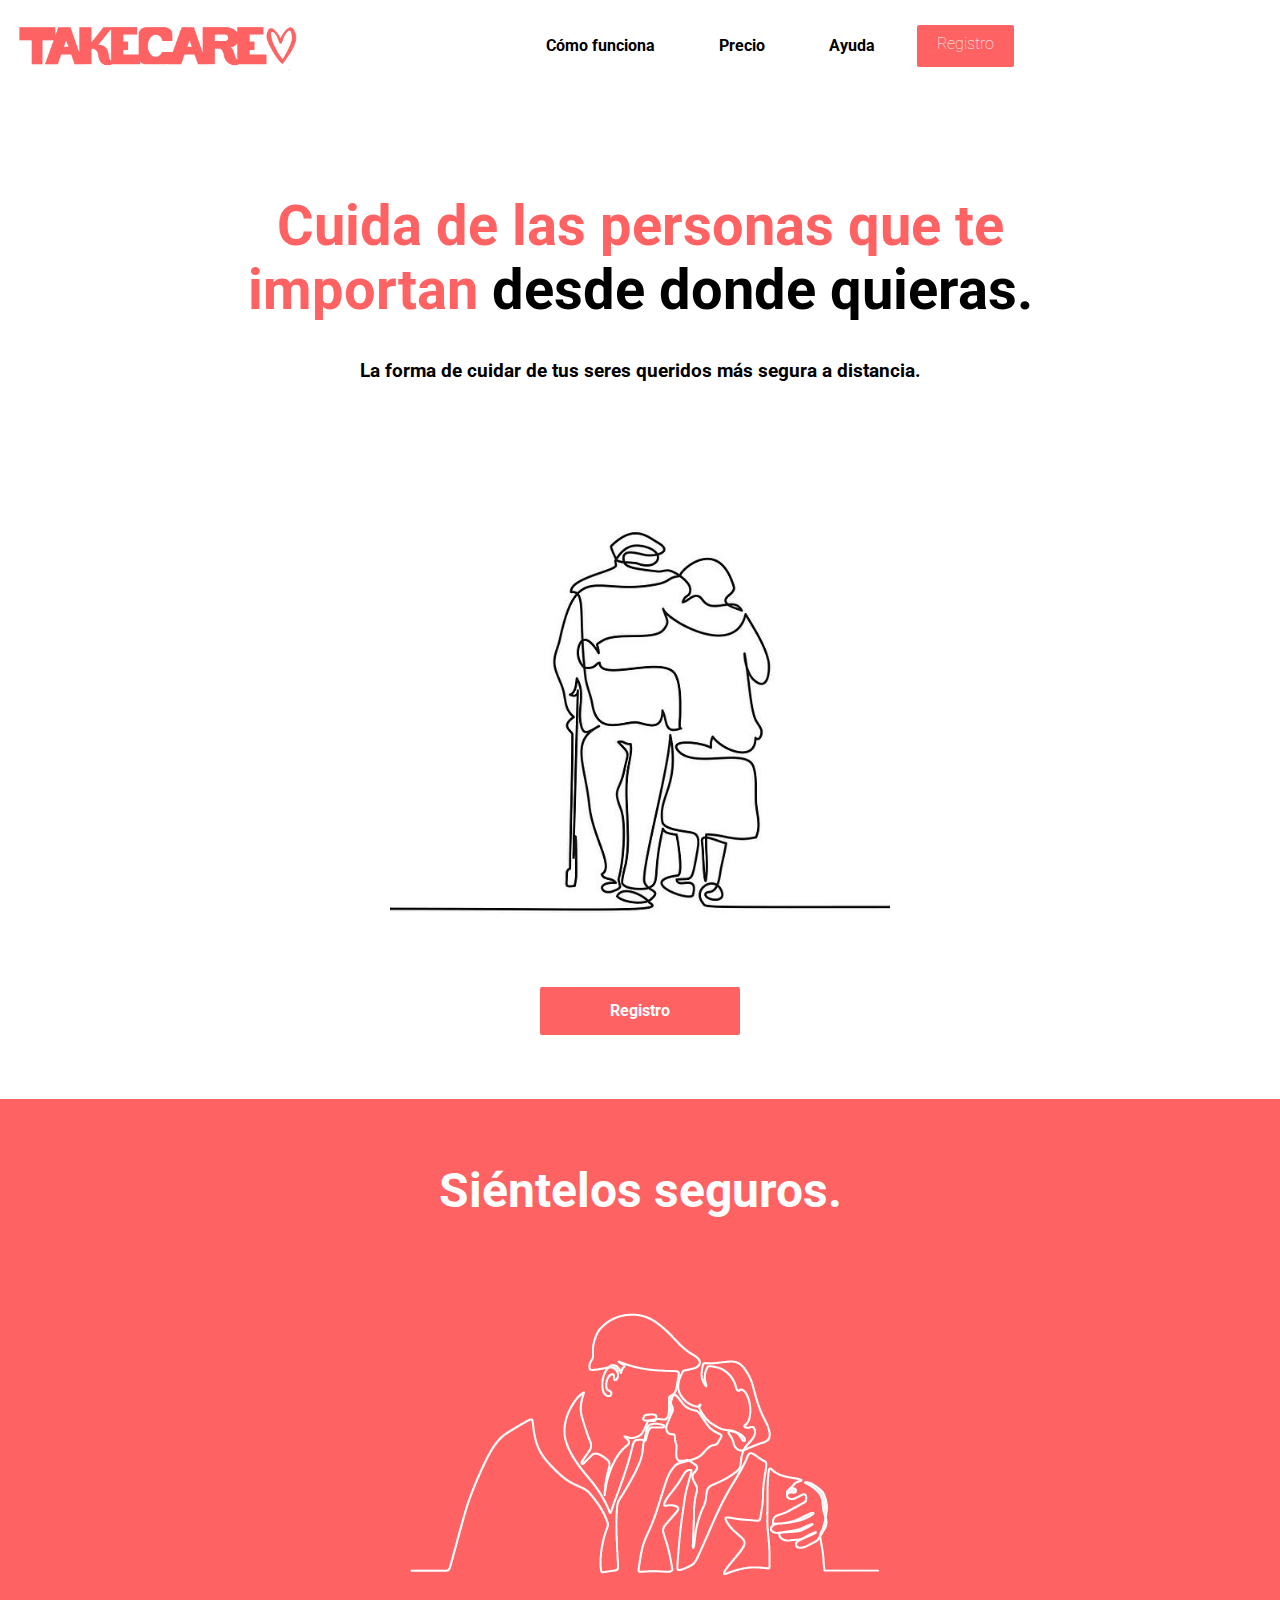
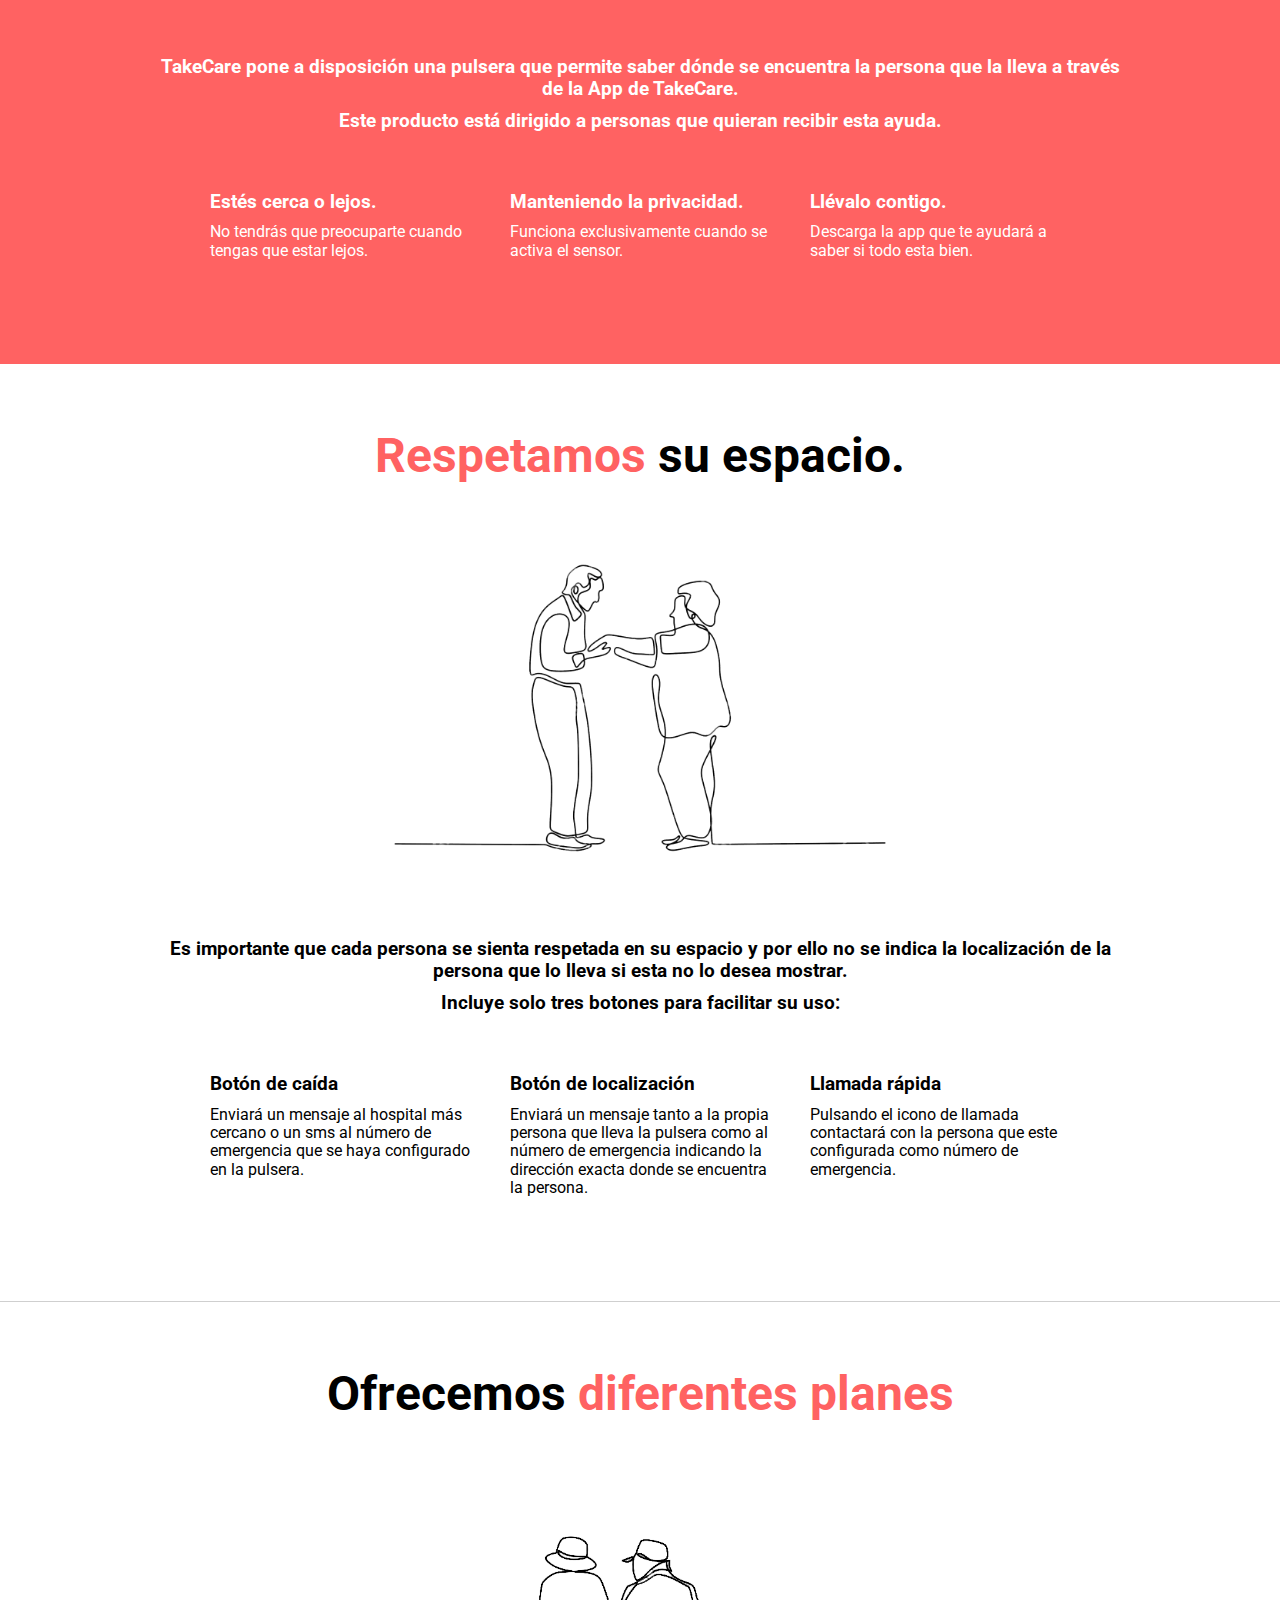
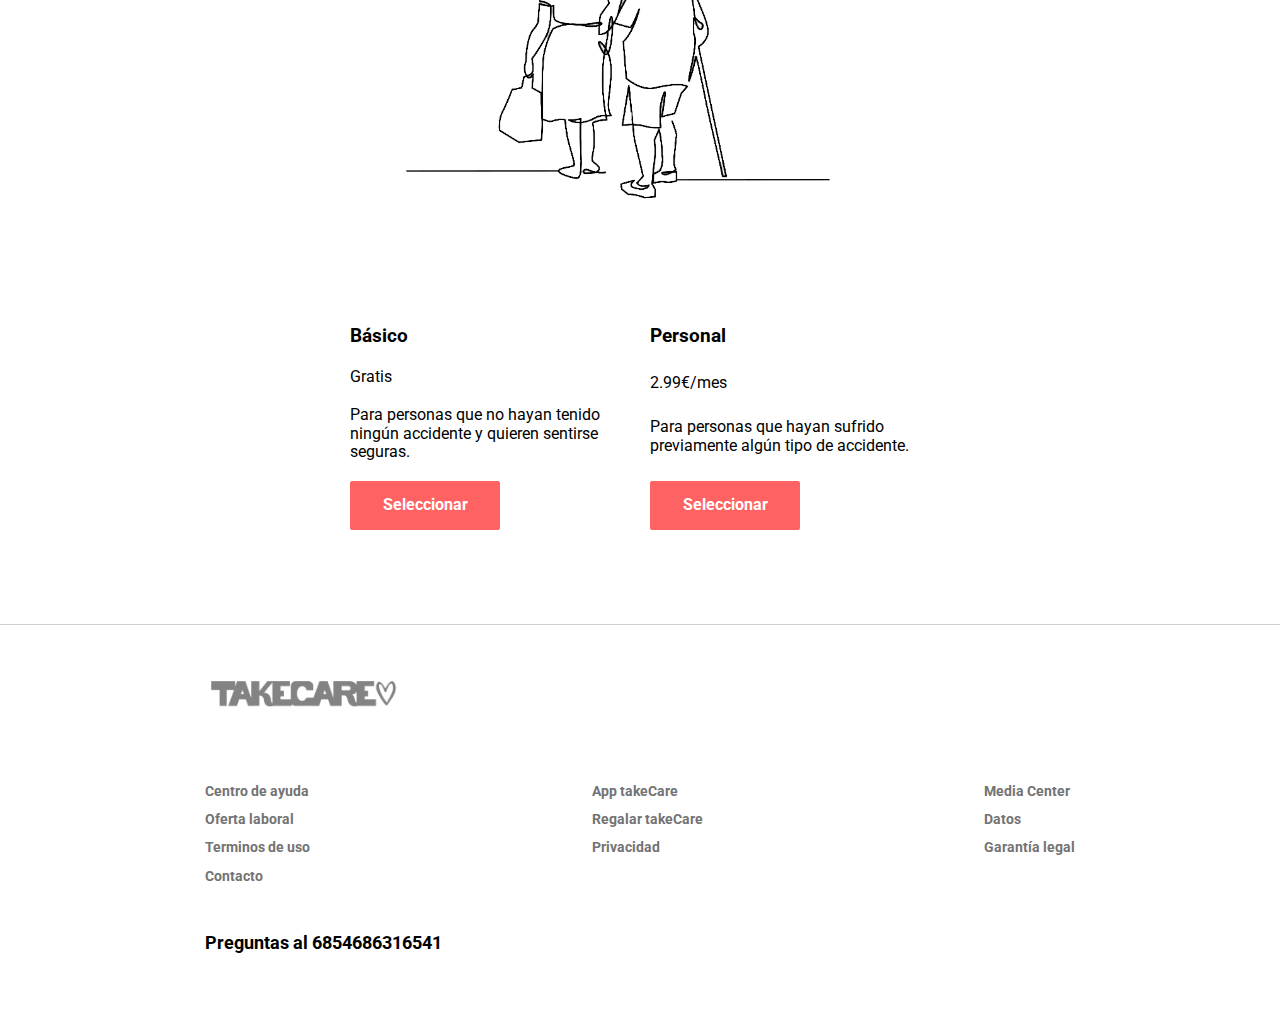
<file: index.html>
<!DOCTYPE html>
<html>
<head>
	<meta charset="utf-8">
	<meta name="viewport" content="width=device-width, initial-scale=1">
	<link rel="stylesheet" type="text/css" href="css/style.css">
	<link rel="stylesheet" type="text/css" href="normalize.css">
	<link href="https://fonts.googleapis.com/css2?family=Roboto:wght@300&display=swap" rel="stylesheet">
	<link href="https://fonts.googleapis.com/css2?family=Roboto:wght@300;700&display=swap" rel="stylesheet">
	<title></title>
</head>
<body>
	<!-- header - nav -->
	<header class="header">	
		<a class="header-logo" href=><img src="img/logo.png"></a>
		<nav class="nav">
			<ul class="nav_ul">
				<li class="nav_ul-li"><a href="#botones">Cómo funciona</a></li>
				<li class="nav_ul-li"><a href="#planes">Precio</a></li>
				<li class="nav_ul-li"><a href="#funcion">Ayuda</a></li>
				<li class="nav_ul-li sign"><a href="registro.html" target="_blank" class="sign-a">Registro</a></li>
			</ul>
		</nav>
	</header>

	<!-- sections -->
	<section class="center">
		<h1 class="section_h1"><span>Cuida de las personas que te importan</span> desde donde quieras.</h1>
		<p class="section_p">La forma de cuidar de tus seres queridos más segura a distancia.</p>
		<img class="section_img" src="img/img1.png">
		<a class="btn"  href="registro.html" target="_blank">Registro</a>
	</section>


	<section class="center bg" id="funcion">
		<h2 class="section_h2 text-white">Siéntelos seguros.</h2>
		<img class="section_img" src="img/img2.png">
		<p class="section_p text-white light">TakeCare pone a disposición una pulsera que permite saber dónde se encuentra la persona que la lleva a través de la App de TakeCare.</p>
		<p class="section_p text-white light padding">Este producto está dirigido a personas que quieran recibir esta ayuda.</p>
		<div class="columns">
			<div class="col text-white">
				<h3 class="padding">Estés cerca o lejos.</h3>
				<p>No tendrás que preocuparte cuando tengas que estar lejos.</p>
			</div>
			<div class="col  text-white">
				<h3 class="padding">Manteniendo la privacidad.</h3>
				<p>Funciona exclusivamente cuando se activa el sensor.</p>
			</div>
			<div class="col  text-white">
				<h3 class="padding">Llévalo contigo.</h3>
				<p>Descarga la app que te ayudará a saber si todo esta bien.</p>
			</div>
		</div>
	</section>

	<section class="center border" id="botones">
		<h2 class="section_h2"><span>Respetamos</span> su espacio.</h2>
		<img class="section_img" src="img/img3.png">
		<p class="section_p">Es importante que cada persona se sienta respetada en su espacio y por ello no se indica la localización de la persona que lo lleva si esta no lo desea mostrar.</p>
		<p class="section_p padding">Incluye solo tres botones para facilitar su uso:</p>
			<div class="columns">
				<div class="col">
					<h3 class="padding">Botón de caída</h3>
					<p>Enviará un mensaje al hospital más cercano o un sms al número de emergencia que se haya configurado en la pulsera.</p>
				</div>
				<div class="col">
					<h3 class="padding">Botón de localización</h3>
					<p>Enviará un mensaje tanto a la propia persona que lleva la pulsera como al número de emergencia indicando la dirección exacta donde se encuentra la persona.</p>
				</div>
				<div class="col">
					<h3 class="padding">Llamada rápida</h3>
					<p>Pulsando el icono de llamada contactará con la persona que este configurada como número de emergencia.</p>
				</div>
		</div>
	</section>
	<section class="center" id="planes">
		<h2 class="section_h2">Ofrecemos <span>diferentes planes</span></h2>
		<img class="section_img" src="img/img4.png">
		<div class="planes">
			<div class="container__plan">
				<h3 class="padding">Básico</h3>
				<p class="precio padding">Gratis</p>
				<p class="padding">Para personas que no hayan tenido ningún accidente y quieren sentirse seguras.</p>
				<a class="padding btnPlan" href="registro.html" target="_blank">Seleccionar</a>
			</div>
			<div class="container__plan">
				<h3 class="padding">Personal</h3>
				<p class="precio padding">2.99€/mes</p>
				<p class="padding">Para personas que hayan sufrido previamente algún tipo de accidente.</p>
				<a class="padding btnPlan" href="registro.html" target="_blank">Seleccionar</a>
			</div>
		</div>
	</section>
	<footer class="footer">
		<div class="footer__center">
		
		<div class="baw">
			<img class="baw" src="img/logo.png">
		</div>
		<div class="footer__fila">
			<ul class="footer__ul">
				<li class="footer__li"><a href="#" class="footer__a" title="Texto">Centro de ayuda</a></li>
				<li class="footer__li"><a href="#" class="footer__a" title="Texto">Oferta laboral</a></li>
				<li class="footer__li"><a href="#" class="footer__a" title="Texto">Terminos de uso</a></li>
				<li class="footer__li"><a href="#" class="footer__a" title="Texto">Contacto</a></li>	
			</ul>
			<ul class="footer__ul">
				<li class="footer__li"><a href="#" class="footer__a" title="Texto">App takeCare</a></li>
				<li class="footer__li"><a href="#" class="footer__a" title="Texto">Regalar takeCare</a></li>
				<li class="footer__li"><a href="#" class="footer__a" title="Texto">Privacidad</a></li>	
			</ul>
			<ul class="footer__ul">
				<li class="footer__li"><a href="#" class="footer__a" title="Texto">Media Center</a></li>
				<li class="footer__li"><a href="#" class="footer__a" title="Texto">Datos</a></li>
				<li class="footer__li"><a href="#" class="footer__a" title="Texto">Garantía legal</a></li>	
			</ul>
		</div>
		<div class="footer__fila">
			<p class="footer__p">Preguntas al 6854686316541</p>
		</div>
		</div>
	</footer>
</body>
</html>
</file>
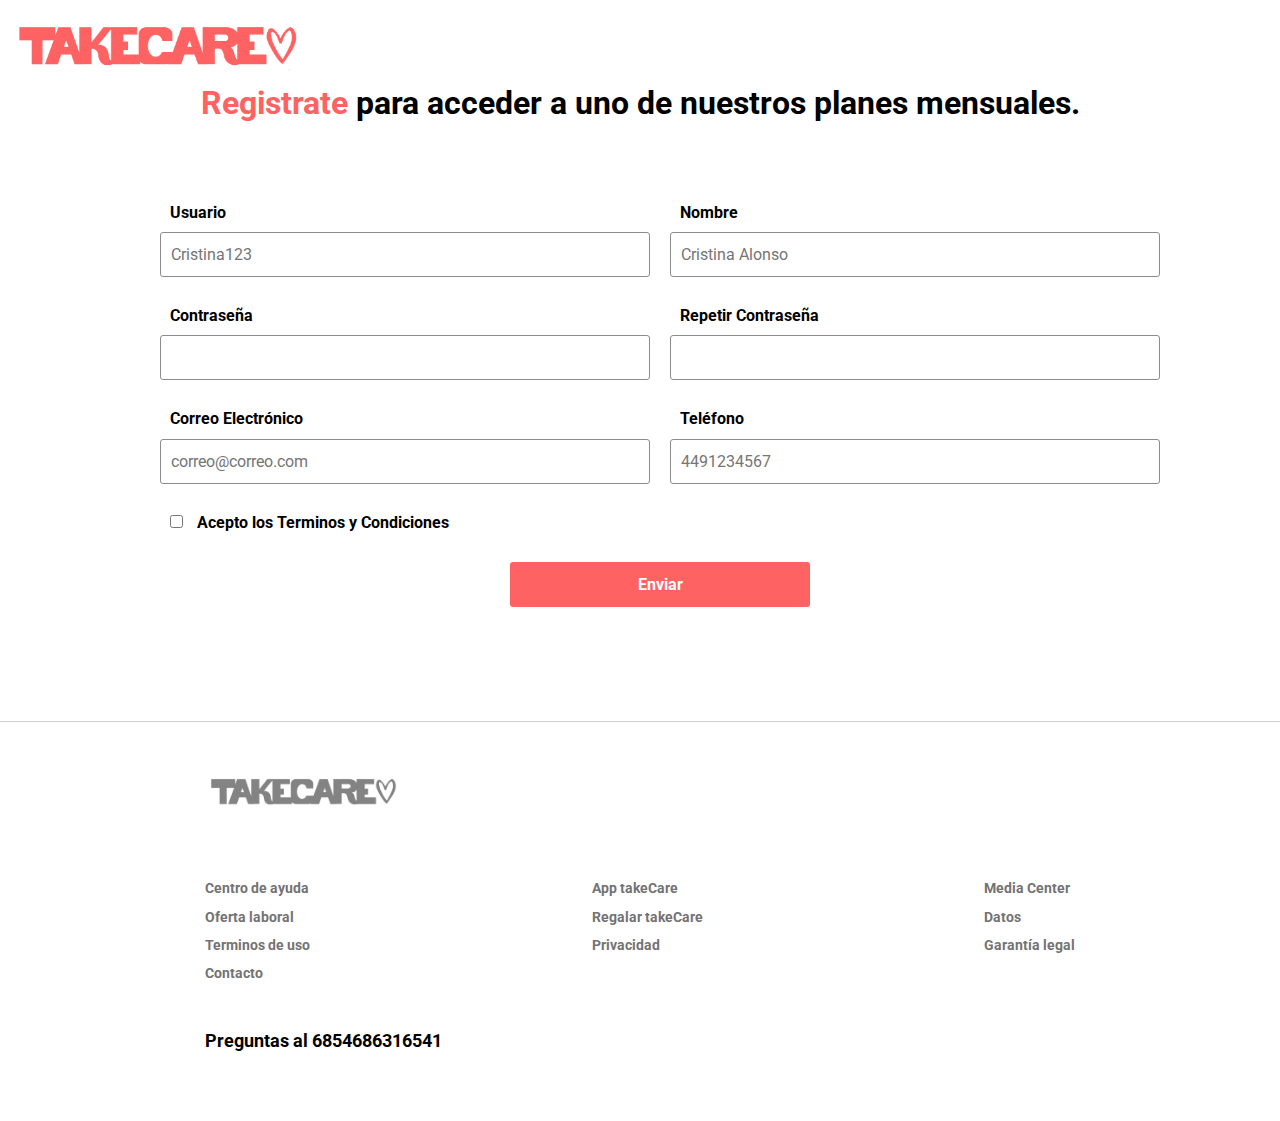
<file: registro.html>
<!DOCTYPE html>
<html>
<head>
	<meta charset="utf-8">
	<meta name="viewport" content="width=device-width, initial-scale=1">
	<link rel="stylesheet" type="text/css" href="css/style.css">
	<link href="https://fonts.googleapis.com/css2?family=Roboto:wght@300&display=swap" rel="stylesheet">
	<link href="https://fonts.googleapis.com/css2?family=Roboto:wght@300;700&display=swap" rel="stylesheet">
	<link rel="stylesheet" type="text/css" href="normalize.css">
	<title></title>
</head>
<body>
	<header class="header">	
		<a class="header-logo" href="index.html"><img src="img/logo.png"></a>
	</header>
	<section class="center">
			<h1><span>Registrate</span> para acceder a uno de nuestros planes mensuales.</h1>
			<form action="" class="formulario" id="formulario">
			<!--Usuario -->
			<div class="formulario__grupo" id="grupo__usuario">
				<label for="usuario" class="formulario__label">Usuario</label>
				<div class="formulario__grupo-input">
					<input type="text" class="formulario__input" name="usuario" id="usuario" placeholder="Cristina123">
					<i class="formulario__validacion-estado fas fa-times-circle"></i>
				</div>
				<p class="formulario__input-error">El usuario tiene que ser de 4 a 16 dígitos y solo puede contener numeros, letras y guion bajo.</p>
			</div>

			<!-- Nombre -->
			<div class="formulario__grupo" id="grupo__nombre">
				<label for="nombre" class="formulario__label">Nombre</label>
				<div class="formulario__grupo-input">
					<input type="text" class="formulario__input" name="nombre" id="nombre" placeholder="Cristina Alonso">
					<i class="formulario__validacion-estado fas fa-times-circle"></i>
				</div>
				<p class="formulario__input-error">El usuario tiene que ser de 4 a 16 dígitos y solo puede contener numeros, letras y guion bajo.</p>
			</div>

			<!-- Grupo: Contraseña -->
			<div class="formulario__grupo" id="grupo__password">
				<label for="password" class="formulario__label">Contraseña</label>
				<div class="formulario__grupo-input">
					<input type="password" class="formulario__input" name="password" id="password">
					<i class="formulario__validacion-estado fas fa-times-circle"></i>
				</div>
				<p class="formulario__input-error">La contraseña tiene que ser de 4 a 12 dígitos.</p>
			</div>

			<!-- Grupo: Contraseña 2 -->
			<div class="formulario__grupo" id="grupo__password2">
				<label for="password2" class="formulario__label">Repetir Contraseña</label>
				<div class="formulario__grupo-input">
					<input type="password" class="formulario__input" name="password2" id="password2">
					<i class="formulario__validacion-estado fas fa-times-circle"></i>
				</div>
				<p class="formulario__input-error">Ambas contraseñas deben ser iguales.</p>
			</div>

			<!-- Grupo: Correo Electronico -->
			<div class="formulario__grupo" id="grupo__correo">
				<label for="correo" class="formulario__label">Correo Electrónico</label>
				<div class="formulario__grupo-input">
					<input type="email" class="formulario__input" name="correo" id="correo" placeholder="correo@correo.com">
					<i class="formulario__validacion-estado fas fa-times-circle"></i>
				</div>
				<p class="formulario__input-error">El correo solo puede contener letras, numeros, puntos, guiones y guion bajo.</p>
			</div>

			<!-- Grupo: Teléfono -->
			<div class="formulario__grupo" id="grupo__telefono">
				<label for="telefono" class="formulario__label">Teléfono</label>
				<div class="formulario__grupo-input">
					<input type="text" class="formulario__input" name="telefono" id="telefono" placeholder="4491234567">
					<i class="formulario__validacion-estado fas fa-times-circle"></i>
				</div>
				<p class="formulario__input-error">El telefono solo puede contener numeros y el maximo son 14 dígitos.</p>
			</div>

			<!-- Grupo: Terminos y Condiciones -->
			<div class="formulario__grupo" id="grupo__terminos">
				<label class="formulario__label">
					<input class="formulario__checkbox" type="checkbox" name="terminos" id="terminos">
					Acepto los Terminos y Condiciones
				</label>
			</div>

			<p class="formulario__mensaje-exito" id="formulario__mensaje-exito">Formulario enviado exitosamente!</p>

			<div class="formulario__grupo formulario__grupo-btn-enviar">
				<button type="submit" class="formulario__btn">Enviar</button>
			</div>
		</form>
	</section>
	<footer class="footer">
		<div class="footer__center">
		
		<div class="baw">
			<img class="baw" src="img/logo.png">
		</div>
		<div class="footer__fila">
			
			<ul class="footer__ul">
				<li class="footer__li"><a href="#" class="footer__a" title="Texto">Centro de ayuda</a></li>
				<li class="footer__li"><a href="#" class="footer__a" title="Texto">Oferta laboral</a></li>
				<li class="footer__li"><a href="#" class="footer__a" title="Texto">Terminos de uso</a></li>
				<li class="footer__li"><a href="#" class="footer__a" title="Texto">Contacto</a></li>	
			</ul>
			<ul class="footer__ul">
				<li class="footer__li"><a href="#" class="footer__a" title="Texto">App takeCare</a></li>
				<li class="footer__li"><a href="#" class="footer__a" title="Texto">Regalar takeCare</a></li>
				<li class="footer__li"><a href="#" class="footer__a" title="Texto">Privacidad</a></li>	
			</ul>
			<ul class="footer__ul">
				<li class="footer__li"><a href="#" class="footer__a" title="Texto">Media Center</a></li>
				<li class="footer__li"><a href="#" class="footer__a" title="Texto">Datos</a></li>
				<li class="footer__li"><a href="#" class="footer__a" title="Texto">Garantía legal</a></li>	
			</ul>
		</div>
		<div class="footer__fila">
			<p class="footer__p">Preguntas al 6854686316541</p>
		</div>
		</div>
	</footer>
	<script src="js/app.js"></script>
</body>
</html>
</file>
<file: css/style.css>
:root {
    --color: #ff6262;
    --title: 3.5em;
    --subtitle: 3em;
    --text: 1.2em;
    --center: auto;
    --img: 600px;
    --colorHover: red;
    --shadow: 3px 0px 30px rgba(163,163,163, 1);

    --title-mb: 1.5em;
    --text-mb: 1em;
}


*{
	font-family: 'Roboto', sans-serif;
}

span {
    color: var(--color);
}

/* nav */
.header-logo {
    position: absolute;
    top: 0;
    left: 10px;
    width: 300px;
}

.nav {
    display: flex;
    justify-content: flex-end;
    padding: 25px 20%;
}

/* nav responsive */
@media screen and (max-width:  1000px){
    .nav {
        padding: 25px 5%;
    }
}
@media screen and (max-width:  860px){
    .nav {
        display: none;
    }
}

.nav_ul {
    display: flex;
}
.nav_ul-li {
    list-style: none;
    margin: 0 10px;
    padding: 10px;
    border-radius: 2px;
    border: 2px solid white;
}

.nav_ul-li:hover {
    border: 2px solid rgb(223, 223, 223);
}

.nav_ul-li a {
    text-decoration: none;
    padding: 10px;
    color: black;
    font-weight: bold;
}

.sign {
    background-color: var(--color);
    border: var(--color) !important;
    transition: ease all 0.2s;
}
.sign-a{
    font-weight: lighter !important;
    color: white !important;
}

.btnPlan:hover,
.btn:hover,
.sign:hover {
    transition: ease all 0.1s;
    background-color: var(--colorHover);
    box-shadow: var(--shadow);
}

/* sections */

.center {
    min-width: 1000px;
    text-align: center;
    padding: 4em 10em;
}

.section_h1 {
    font-size: var(--title);
}

.section_p {
    font-size: var(--text);
    font-weight: bold;
}

.section_img{
    padding: 50px;
    width: var(--img);
}

.section_h2 {
    font-size: var(--subtitle);
}

.bg {
    background-color: var(--color);
}

.text-white {
    color: white;
}

.btn {
    transition: ease all 0.2s;
    margin: var(--center);
    border-radius: 2px;
    padding: 15px;
    width: 200px;
    display: block;
    background-color: var(--color);
    text-decoration: none;
    color: white;
    font-weight: bold;
}

.columns,
.planes {
    display: flex;
    flex-direction: row;
    text-align: left;
    justify-content: center;
    padding: 20px;
}

.col {
    width: 300px;
    padding: 20px;
}

.padding {
    padding: 10px 0;
}

.border {
    border-bottom: 1px solid #cfcfcf;
}

.container__plan {
    width: 300px;
    padding: 10px;
    display: flex;
    flex-direction: column;
    justify-content: space-between;
}

.btnPlan {
    border-radius: 2px;
    margin-top: 10px;
    padding: 15px;
    width: 150px;
    display: block;
    background-color: var(--color);
    text-decoration: none;
    color: white;
    font-weight: bold;
	text-align: center;
}

/* footer */

.footer {
	border-top: 1px solid #cfcfcf;
	display: flex;
	flex-direction: row;
    flex-wrap: nowrap;
    justify-content: center;
    align-items: center;
    padding: 10vh 0;
   	color: black;
   	height: 400px;
}
.footer__center {
	width: 90%;
	max-width: 870px;
}

.footer__p {
	font-weight: bold;
	font-size: 1.1em;
	margin: -2.5em 0 1.8em;
	width: 100%;
}
.footer__ul {
    margin: 0 0 2em;
}
.footer__li {
	list-style: none;
	margin-bottom: 10px;
	width: 100%;
}
.footer__a{
	font-weight: bold;
	font-size: 0.85em;
   	color: #737373;
    text-decoration: none;
}
.footer__a:hover {
	border-bottom: 1px solid #737373;
}
.footer__fila {
	display: flex;
	flex-direction: row;
    flex-wrap: nowrap;
    justify-content: space-between;
    align-items: flex-start;
    font-weight: bold;
    margin-top: 50px;
}

.baw {
	width: 200px;
	filter: grayscale(100%);
}

/* registro */

.registrarse h1 {
	color: black;
	font-size: 3.5em;
	padding-left: 5%;
	padding-right: 5%;
}

.formulario {
    text-align: left;
    width: 1000px;
	display: grid;
	grid-template-columns: 1fr 1fr;
	gap: 20px;
    margin: var(--center);
    padding: 50px 0;
}

.formulario__label {
	display: block;
	font-weight: 700;
	padding: 10px;
	cursor: pointer;
}

.formulario__grupo-input {
	position: relative;
}

.formulario__input {
	width: 100%;
	background: #fff;
	border: 1px solid #8c8c8c;
	border-radius: 3px;
	height: 45px;
	line-height: 45px;
	padding: 0 40px 0 10px;
	transition: .3s ease all;
}

.formulario__input:focus {
	border: 3px solid #0075FF;
	outline: none;
	box-shadow: 3px 0px 30px rgba(163,163,163, 0.4);
}

.formulario__input-error {
	font-size: 12px;
	margin-bottom: 0;
	display: none;
}

.formulario__input-error-activo {
	display: block;
}

.formulario__validacion-estado {
	position: absolute;
	right: 10px;
	bottom: 15px;
	z-index: 100;
	font-size: 16px;
	opacity: 0;
}

.formulario__checkbox {
	margin-right: 10px;
}

.formulario__grupo-terminos, 
.formulario__mensaje,
.formulario__grupo-btn-enviar {
	grid-column: span 2;
}

.formulario__mensaje {
	height: 45px;
	line-height: 45px;
	background: #F66060;
	padding: 0 15px;
	border-radius: 3px;
	display: none;
}

.formulario__mensaje-activo {
	display: block;
}

.formulario__mensaje p {
	margin: 0;
}

.formulario__grupo-btn-enviar {
	display: flex;
	flex-direction: column;
	align-items: center;
}

.formulario__btn {
	height: 45px;
	line-height: 45px;
	width: 30%;
	border-radius: 5px;
	background: #ff6262;
	color: #fff;
	font-weight: bold;
	border: none;
	border-radius: 3px;
	cursor: pointer;
	transition: .1s ease all;
}

.formulario__btn:hover {
	background-color: red;
	box-shadow: var(--shadow);
}

.formulario__mensaje-exito {
	font-size: 17px;
    padding: 20px 50px;
    font-weight: bold;
    text-align: center;
	color: white;
    background-color: #119200;
    display: none;
    border-radius: 2px;
	box-shadow: var(--shadow);
}

.formulario__mensaje-exito-activo {
	display: block;
}

/* ----- -----  validacion ----- ----- */

.formulario__grupo-correcto .formulario__validacion-estado {
	color: #1ed12d;
	opacity: 1;
}

.formulario__grupo-incorrecto .formulario__label {
	color: #bb2929;
}

.formulario__grupo-incorrecto .formulario__validacion-estado {
	color: #bb2929;
	opacity: 1;
}

.formulario__grupo-incorrecto .formulario__input {
	border: 3px solid #bb2929;
}

/* responsive */

@media screen and (max-width:  960px){
    .center {
        min-width: 500px;
        padding: 10em 1em;
    }
}

@media screen and (max-width:  900px){
    
    .header-logo {
        margin-top: 20px;
        margin-left: 20px;
    }
    .header-logo img {
        width: 200px;
    }
    .center {
        text-align: left;
        min-width: 30px;
        padding: 5em 2em;
    }
    .section_h1,
    .section_h2 {
        font-size: var(--title-mb);
    }

    .btn {
        text-align: center;
        padding: 10px;
        font-weight: lighter;
    }

    p,
    h3,
    .section_p {
        font-size: var(--text-mb);
    }

    .light {
        font-weight: lighter;
    }
    .padding {
        padding: 6px 0;
    }

    .container__plan{
        width: 100%;
    }
    .planes,
    .columns,
    .col {
        padding: 10px 0;
        flex-direction: column;
    }

    .footer {
        height: 180px;
        padding: 10px;
    }
    
    .footer__ul,
    .footer__fila {
        margin: 0;
    }

    .footer__p,
    .baw {
        display: none;
    }

    .btnPlan {
        padding: 10px 5px;
        text-align: center;
        font-weight: lighter;
    }

    /* registro responsive */
    
	
	.formulario{
        width: 300px;
	}

	.formulario__input{

        border-radius: 2px;
        width: 100% !important;
		height: 40px;
		font-size: 12px;
		width: 200px;
        padding: 10px;
        padding-left: 5px;
        padding-top: 15px;
        text-align: left;
	}

	.formulario__label {
		padding: 0;
		font-size: 14px;
	}
    .formulario {
		grid-template-columns: 1fr;
	}
	.formulario__mensaje p {
		font-size: 10px !important;
	}
	.formulario__grupo-terminos, 
	.formulario__mensaje,
	.formulario__grupo-btn-enviar {
		grid-column: 1;
	}

	.formulario__btn {
		width: 100%;
		font-size: 14px;
	}
	.formulario__input-error {
		font-size: 12px !important;
	}
	.formulario__input-error-activo{
		width: 100%;
	}
}
</file>
